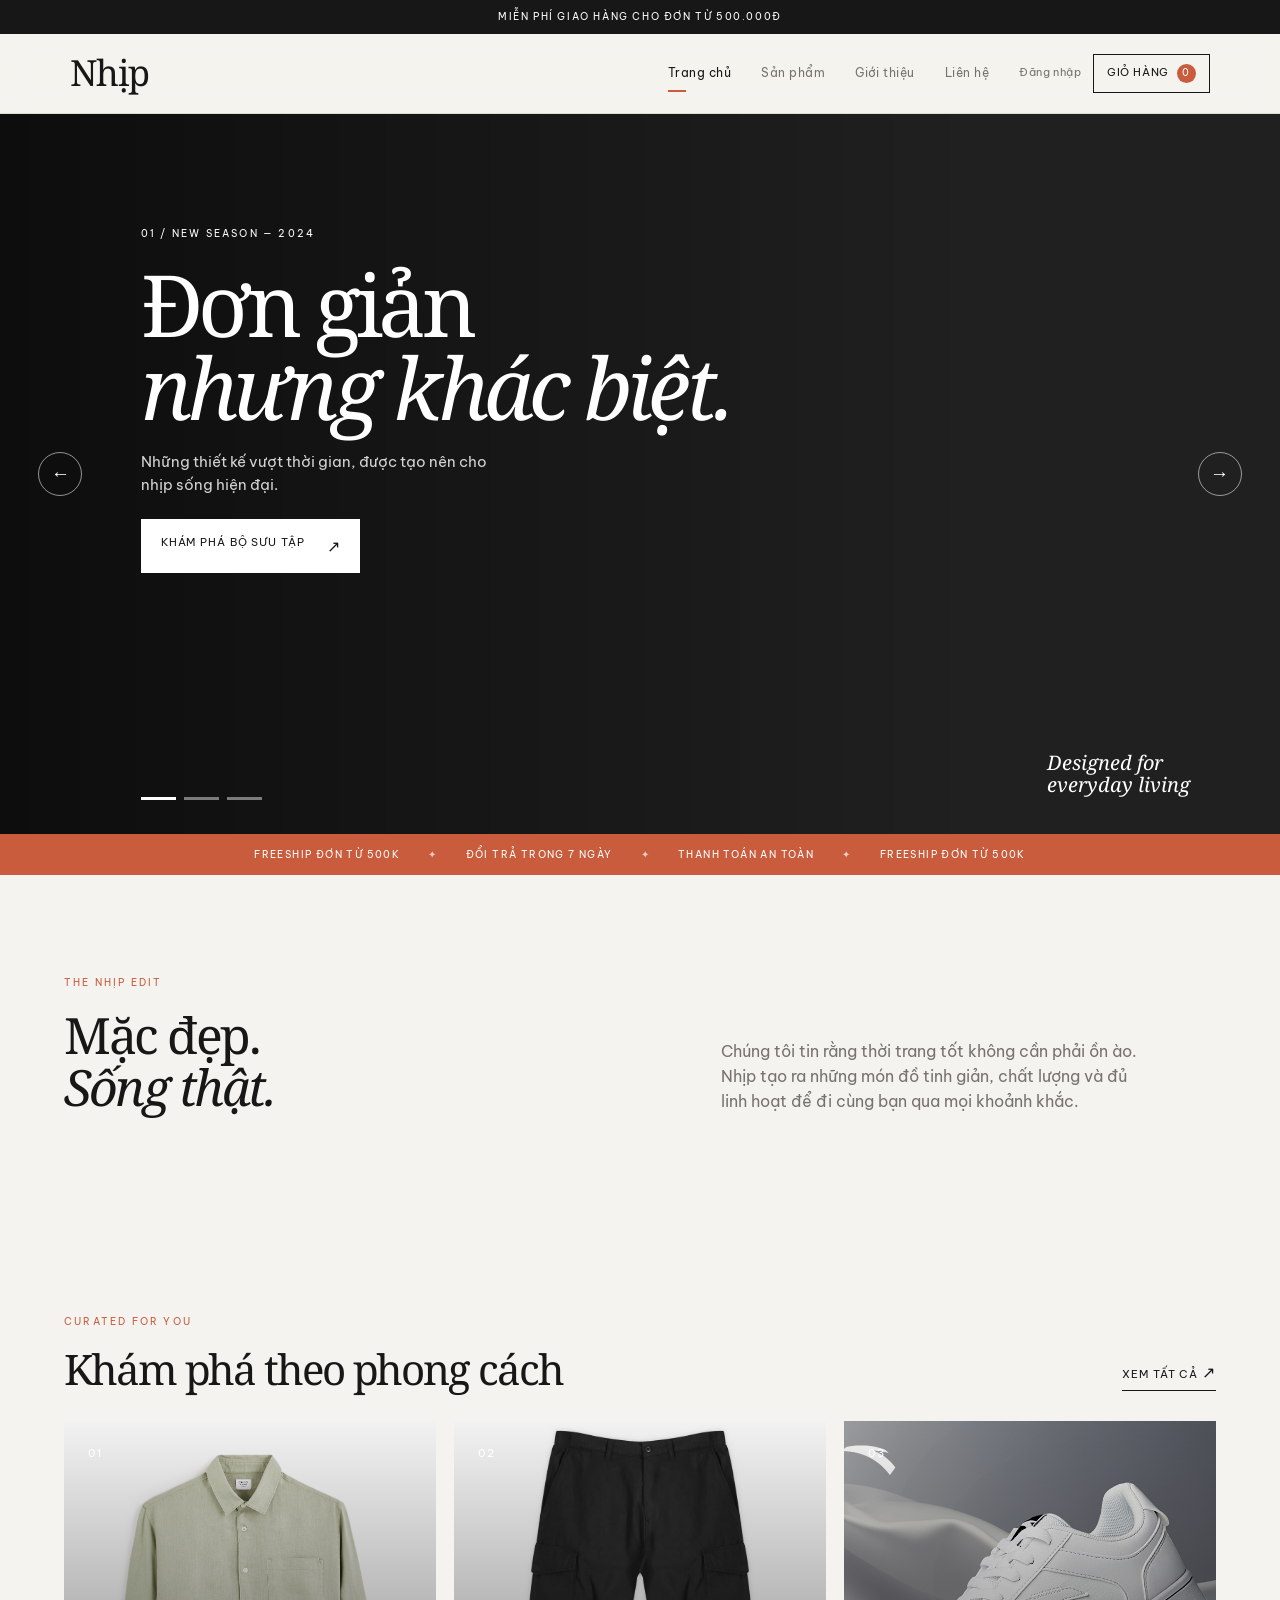
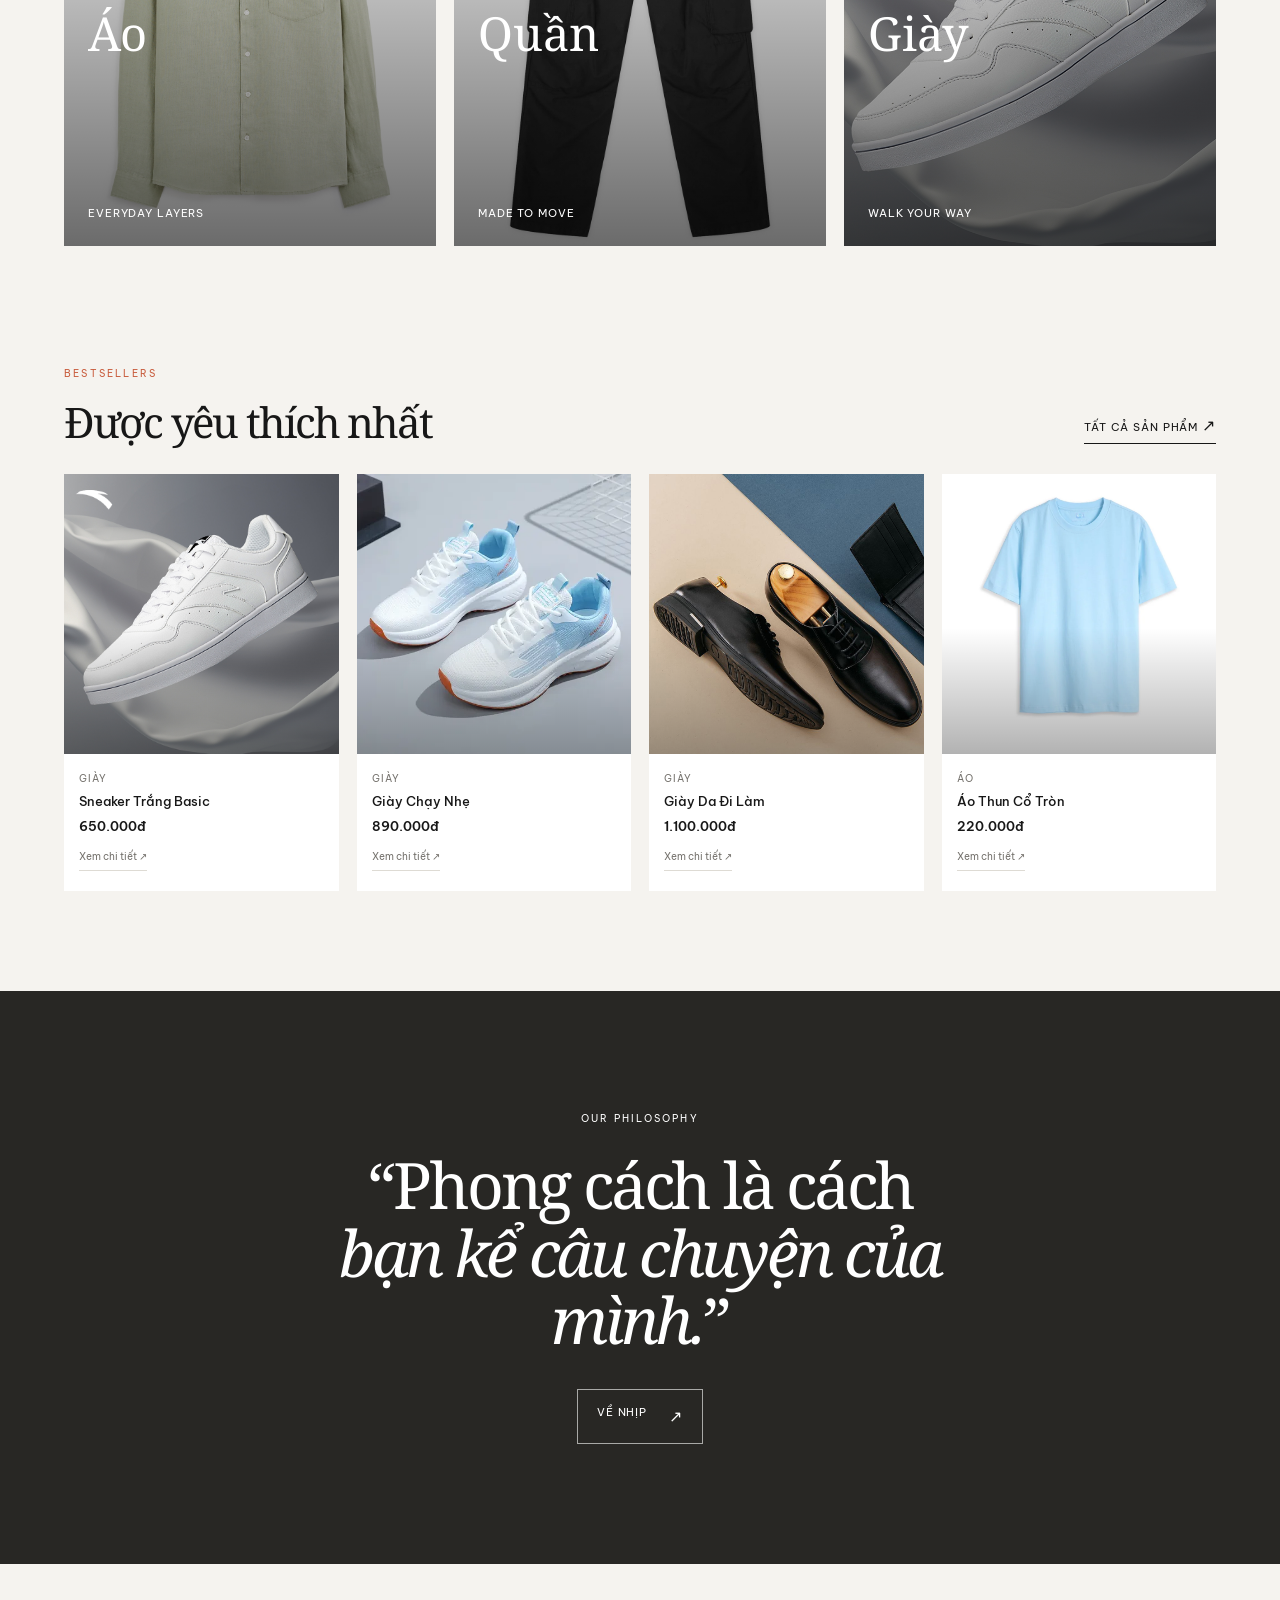
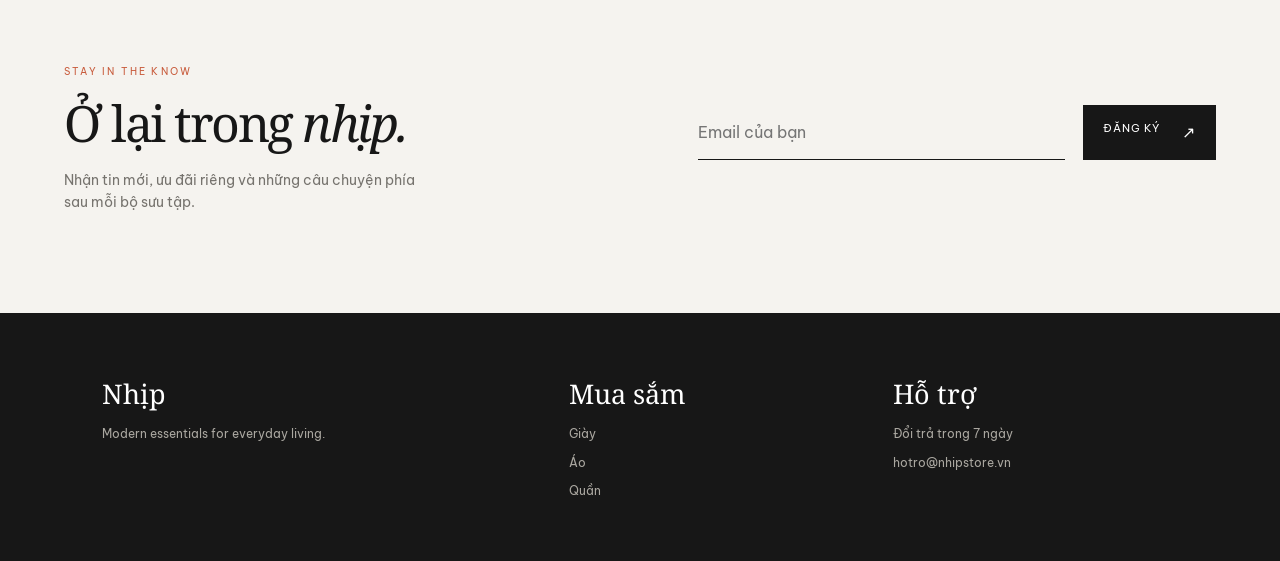
<file: BaoCaoCuoiKy_LTWWeb/index.html>
<!doctype html>
<html lang="vi">
  <head>
    <meta charset="UTF-8" />
    <meta name="viewport" content="width=device-width, initial-scale=1.0" />
    <meta name="description" content="Nhịp — thời trang đương đại cho nhịp sống thành thị." />
    <title>Nhịp — Modern essentials</title>
    <link rel="preconnect" href="https://fonts.googleapis.com" />
    <link rel="preconnect" href="https://fonts.gstatic.com" crossorigin />
    <link href="https://fonts.googleapis.com/css2?family=Be+Vietnam+Pro:wght@400;500;600;700&family=Noto+Serif:ital,wght@0,400;0,600;1,400&display=swap" rel="stylesheet" />
    <link rel="stylesheet" href="style.css" />
  </head>
  <body>
    <div id="site-header"></div>
    <main>
      <section class="hero" id="hero" aria-label="Bộ sưu tập nổi bật">
        <div class="slide active slide-one">
          <div class="hero-copy">
            <p class="eyebrow">01 / New season — 2024</p>
            <h1>Đơn giản<br /><em>nhưng khác biệt.</em></h1>
            <p class="hero-description">Những thiết kế vượt thời gian, được tạo nên cho nhịp sống hiện đại.</p>
            <a href="Sanpham.html" class="btn btn-light">Khám phá bộ sưu tập <span>↗</span></a>
          </div>
          <div class="hero-note">Designed for<br />everyday living</div>
        </div>
        <div class="slide slide-two">
          <div class="hero-copy">
            <p class="eyebrow">02 / Essential wardrobe</p>
            <h1>Chất liệu<br /><em>lên tiếng.</em></h1>
            <p class="hero-description">Chạm vào sự thoải mái với những phom dáng được cân bằng hoàn hảo.</p>
            <a href="Sanpham.html?cat=Áo" class="btn btn-light">Xem đồ mới <span>↗</span></a>
          </div>
          <div class="hero-note">Quiet luxury<br />since day one</div>
        </div>
        <div class="slide slide-three">
          <div class="hero-copy">
            <p class="eyebrow">03 / The edit</p>
            <h1>Mặc điều<br /><em>bạn tin.</em></h1>
            <p class="hero-description">Tự do tạo nên phong cách riêng với những món đồ bạn sẽ mặc mãi.</p>
            <a href="Sanpham.html" class="btn btn-light">Mua sắm ngay <span>↗</span></a>
          </div>
          <div class="hero-note">Less noise.<br />More you.</div>
        </div>
        <button class="arrow prev" id="prev" aria-label="Slide trước">←</button>
        <button class="arrow next" id="next" aria-label="Slide sau">→</button>
        <div class="dots" id="dots"></div>
      </section>

      <section class="ticker" aria-label="Cam kết dịch vụ">
        <span>FREESHIP ĐƠN TỪ 500K</span><i>✦</i><span>ĐỔI TRẢ TRONG 7 NGÀY</span><i>✦</i><span>THANH TOÁN AN TOÀN</span><i>✦</i><span>FREESHIP ĐƠN TỪ 500K</span>
      </section>

      <section class="section intro-section">
        <div>
          <p class="eyebrow dark">The Nhịp edit</p>
          <h2>Mặc đẹp.<br /><em>Sống thật.</em></h2>
        </div>
        <p class="intro-text">Chúng tôi tin rằng thời trang tốt không cần phải ồn ào. Nhịp tạo ra những món đồ tinh giản, chất lượng và đủ linh hoạt để đi cùng bạn qua mọi khoảnh khắc.</p>
      </section>

      <section class="section">
        <div class="section-heading"><div><p class="eyebrow dark">Curated for you</p><h2>Khám phá theo phong cách</h2></div><a class="text-link" href="Sanpham.html">Xem tất cả <span>↗</span></a></div>
        <div class="cats editorial-cats">
          <a href="Sanpham.html?cat=Áo" class="cat cat-shirt"><span>01</span><strong>Áo</strong><small>Everyday layers</small></a>
          <a href="Sanpham.html?cat=Quần" class="cat cat-pants"><span>02</span><strong>Quần</strong><small>Made to move</small></a>
          <a href="Sanpham.html?cat=Giày" class="cat cat-shoes"><span>03</span><strong>Giày</strong><small>Walk your way</small></a>
        </div>
      </section>

      <section class="section featured-section">
        <div class="section-heading"><div><p class="eyebrow dark">Bestsellers</p><h2>Được yêu thích nhất</h2></div><a class="text-link" href="Sanpham.html">Tất cả sản phẩm <span>↗</span></a></div>
        <div class="grid" id="featured"></div>
      </section>

      <section class="statement">
        <p class="eyebrow">Our philosophy</p>
        <h2>“Phong cách là cách<br /><em>bạn kể câu chuyện của mình.</em>”</h2>
        <a href="Gioithieu.html" class="btn btn-outline">Về Nhịp <span>↗</span></a>
      </section>

      <section class="section newsletter">
        <div><p class="eyebrow dark">Stay in the know</p><h2>Ở lại trong <em>nhịp.</em></h2><p>Nhận tin mới, ưu đãi riêng và những câu chuyện phía sau mỗi bộ sưu tập.</p></div>
        <form id="newsForm"><input type="email" id="email" placeholder="Email của bạn" required /><button class="btn" type="submit">Đăng ký <span>↗</span></button><p id="newsMsg" role="status"></p></form>
      </section>
    </main>
    <div id="site-footer"></div>
    <script src="script.js"></script>
  </body>
</html>
</file>
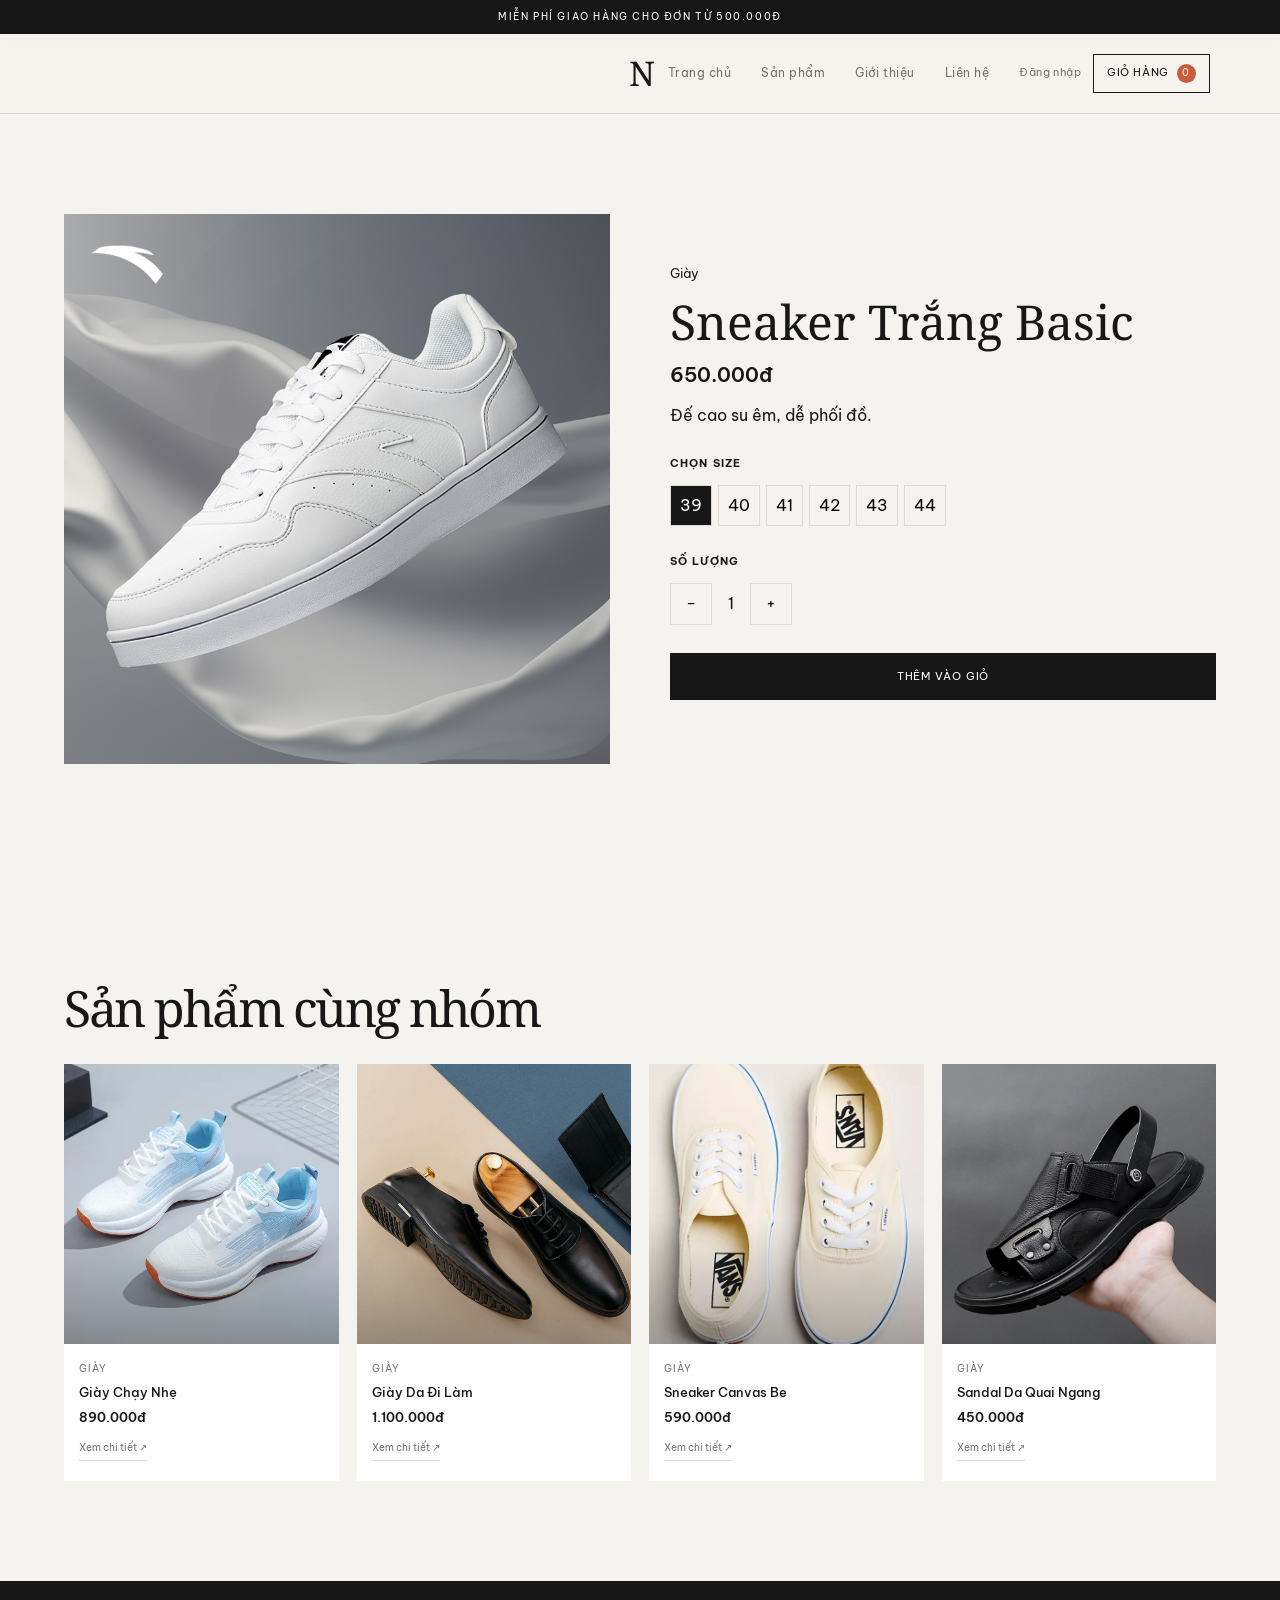
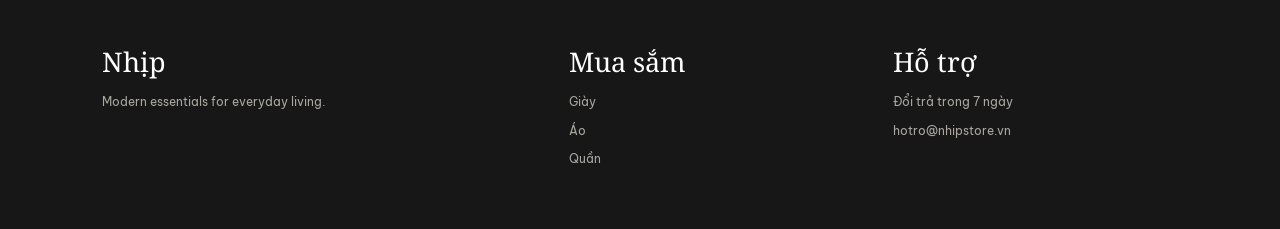
<file: BaoCaoCuoiKy_LTWWeb/Chitiet.html>
<!doctype html>
<html lang="vi">
  <head>
    <meta charset="UTF-8" />
    <meta name="viewport" content="width=device-width, initial-scale=1.0" />
    <title>Chi tiết sản phẩm - Nhịp Store</title>
    <link rel="preconnect" href="https://fonts.googleapis.com" />
    <link rel="preconnect" href="https://fonts.gstatic.com" crossorigin />
    <link href="https://fonts.googleapis.com/css2?family=Be+Vietnam+Pro:wght@400;500;600;700&family=Noto+Serif:ital,wght@0,400;0,600;1,400&display=swap" rel="stylesheet" />
    <link rel="stylesheet" href="style.css" />
  </head>
  <body>
    <div id="site-header"></div>
    <section class="section"><div class="detail" id="detail"></div></section>
    <section class="section">
      <h2>Sản phẩm cùng nhóm</h2>
      <div class="grid" id="related"></div>
    </section>
    <div id="site-footer"></div>
    <script src="script.js"></script>
  </body>
</html>
</file>
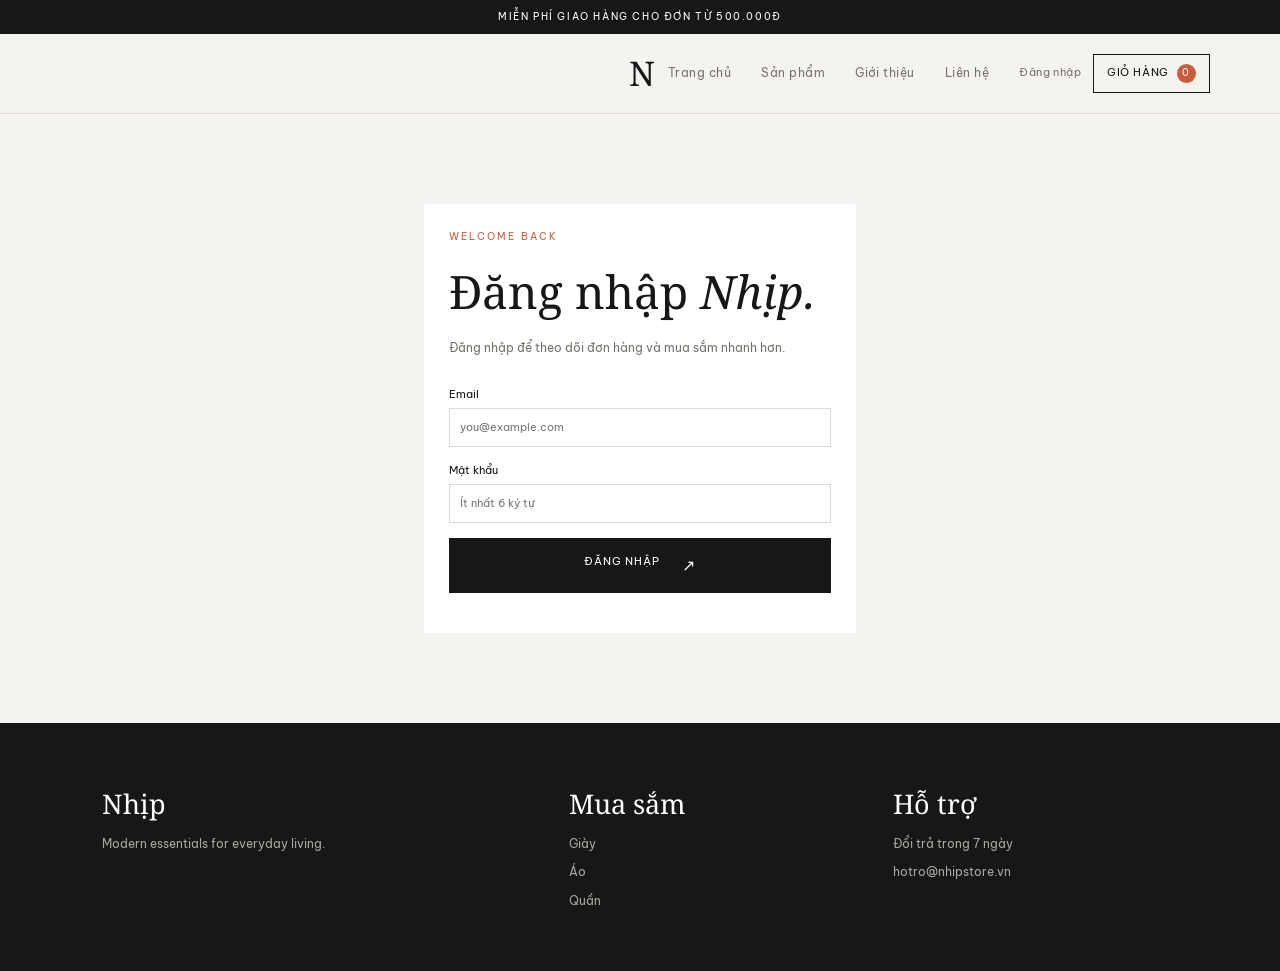
<file: BaoCaoCuoiKy_LTWWeb/Dangnhap.html>
<!doctype html>
<html lang="vi">
  <head>
    <meta charset="UTF-8" />
    <meta name="viewport" content="width=device-width, initial-scale=1.0" />
    <title>Đăng nhập - Nhịp</title>
    <link rel="preconnect" href="https://fonts.googleapis.com" />
    <link rel="preconnect" href="https://fonts.gstatic.com" crossorigin />
    <link
      href="https://fonts.googleapis.com/css2?family=Be+Vietnam+Pro:wght@400;500;600;700&family=Noto+Serif:ital,wght@0,400;0,600;1,400&display=swap"
      rel="stylesheet"
    />
    <link rel="stylesheet" href="style.css" />
  </head>
  <body>
    <div id="site-header"></div>
    <main class="login-page">
      <section class="box login-box">
        <p class="eyebrow dark">Welcome back</p>
        <h1>Đăng nhập <em>Nhịp.</em></h1>
        <p class="login-caption">
          Đăng nhập để theo dõi đơn hàng và mua sắm nhanh hơn.
        </p>
        <form class="form" id="loginForm">
          <label
            >Email<input
              id="loginEmail"
              type="email"
              placeholder="you@example.com"
              required
          /></label>
          <label
            >Mật khẩu<input
              id="loginPassword"
              type="password"
              minlength="6"
              placeholder="Ít nhất 6 ký tự"
              required
          /></label>
          <button class="btn full" type="submit">
            Đăng nhập <span>↗</span>
          </button>
          <p id="loginMsg" role="status"></p>
        </form>
      </section>
    </main>
    <div id="site-footer"></div>
    <script src="script.js"></script>
  </body>
</html>
</file>
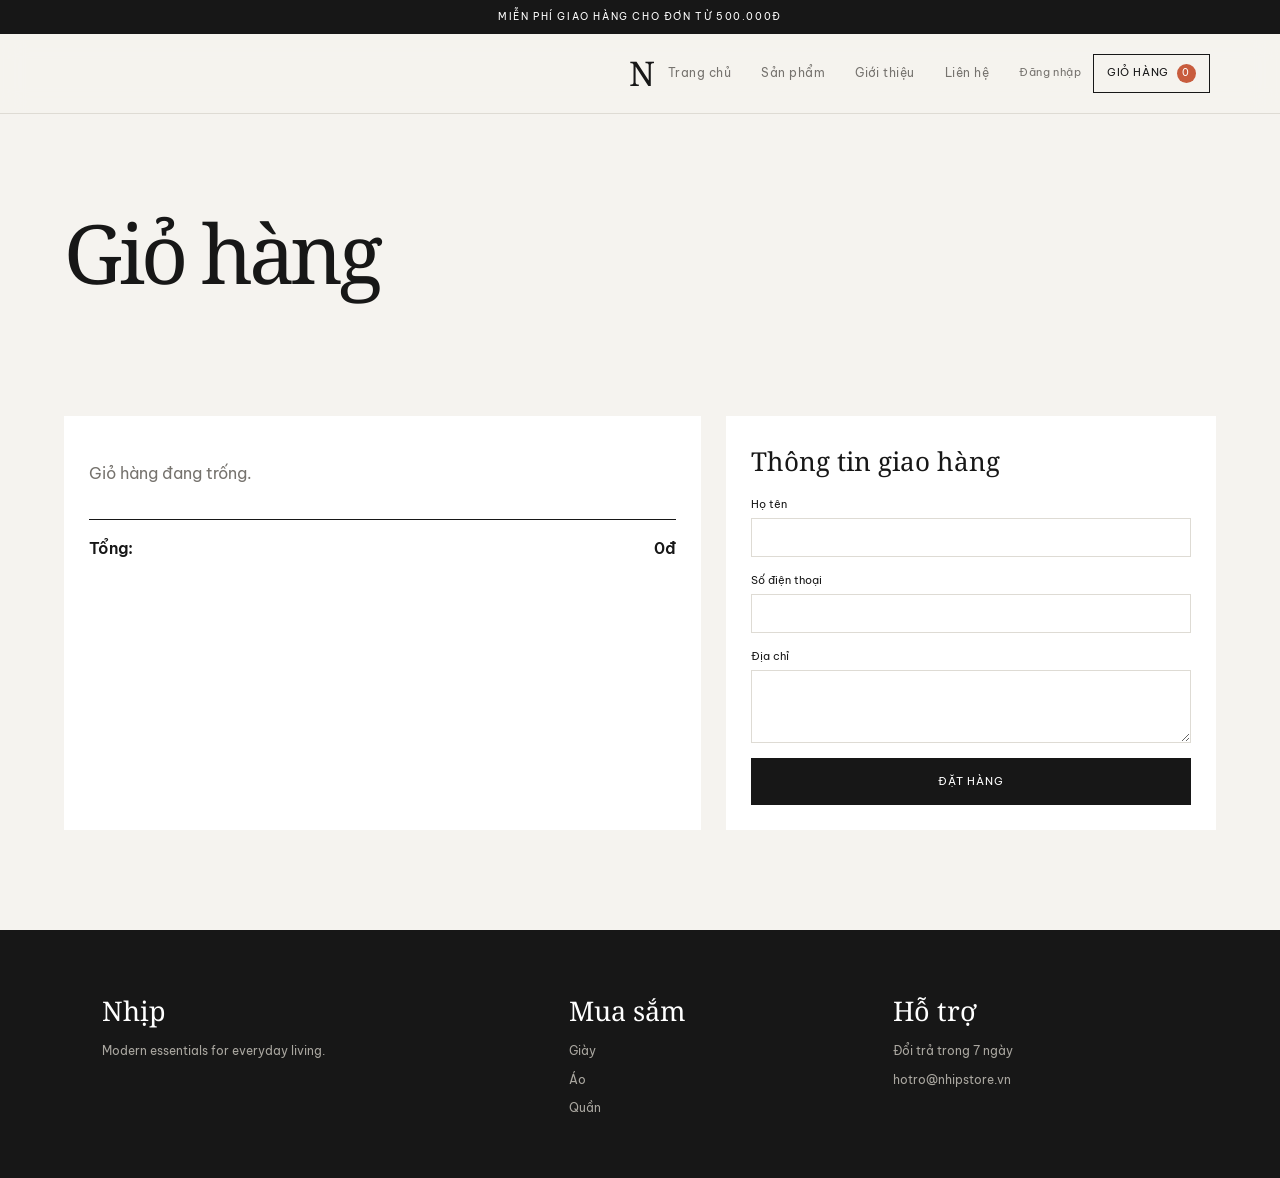
<file: BaoCaoCuoiKy_LTWWeb/Giohang.html>
<!doctype html>
<html lang="vi">
  <head>
    <meta charset="UTF-8" />
    <meta name="viewport" content="width=device-width, initial-scale=1.0" />
    <title>Giỏ hàng - Nhịp Store</title>
    <link rel="preconnect" href="https://fonts.googleapis.com" />
    <link rel="preconnect" href="https://fonts.gstatic.com" crossorigin />
    <link href="https://fonts.googleapis.com/css2?family=Be+Vietnam+Pro:wght@400;500;600;700&family=Noto+Serif:ital,wght@0,400;0,600;1,400&display=swap" rel="stylesheet" />
    <link rel="stylesheet" href="style.css" />
  </head>
  <body>
    <div id="site-header"></div>
    <div class="page-title"><h1>Giỏ hàng</h1></div>
    <section class="section cart-layout">
      <div class="box">
        <div id="cartPage"></div>
        <div class="total" style="margin-top: 14px">
          Tổng: <span id="cartTotal">0đ</span>
        </div>
      </div>
      <form class="box form" id="orderForm">
        <h3>Thông tin giao hàng</h3>
        <label>Họ tên<input id="fullname" required /></label>
        <label
          >Số điện thoại<input
            type="tel"
            pattern="[0-9]{9,11}"
            title="Nhập 9 đến 11 chữ số"
            required
        /></label>
        <label>Địa chỉ<textarea rows="3" required></textarea></label>
        <button class="btn full" type="submit">Đặt hàng</button>
      </form>
    </section>
    <div id="site-footer"></div>
    <script src="script.js"></script>
  </body>
</html>
</file>
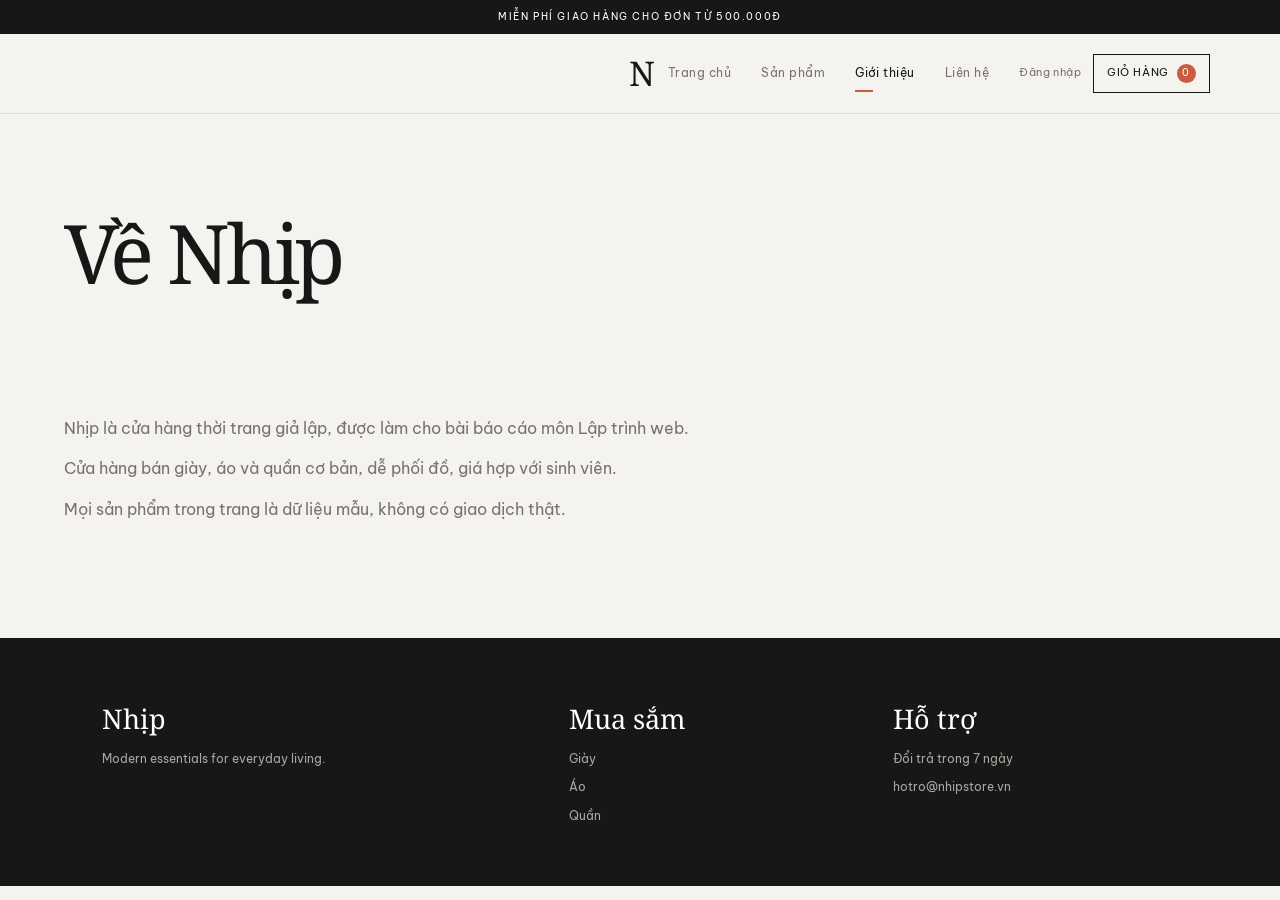
<file: BaoCaoCuoiKy_LTWWeb/Gioithieu.html>
<!doctype html>
<html lang="vi">
  <head>
    <meta charset="UTF-8" />
    <meta name="viewport" content="width=device-width, initial-scale=1.0" />
    <title>Giới thiệu - Nhịp Store</title>
    <link rel="preconnect" href="https://fonts.googleapis.com" />
    <link rel="preconnect" href="https://fonts.gstatic.com" crossorigin />
    <link href="https://fonts.googleapis.com/css2?family=Be+Vietnam+Pro:wght@400;500;600;700&family=Noto+Serif:ital,wght@0,400;0,600;1,400&display=swap" rel="stylesheet" />
    <link rel="stylesheet" href="style.css" />
  </head>
  <body>
    <div id="site-header"></div>
    <div class="page-title"><h1>Về Nhịp</h1></div>
    <section class="section about">
      <p>
        Nhịp là cửa hàng thời trang giả lập, được làm cho bài báo cáo môn Lập
        trình web.
      </p>
      <p>
        Cửa hàng bán giày, áo và quần cơ bản, dễ phối đồ, giá hợp với sinh viên.
      </p>
      <p>Mọi sản phẩm trong trang là dữ liệu mẫu, không có giao dịch thật.</p>
    </section>
    <div id="site-footer"></div>
    <script src="script.js"></script>
  </body>
</html>
</file>
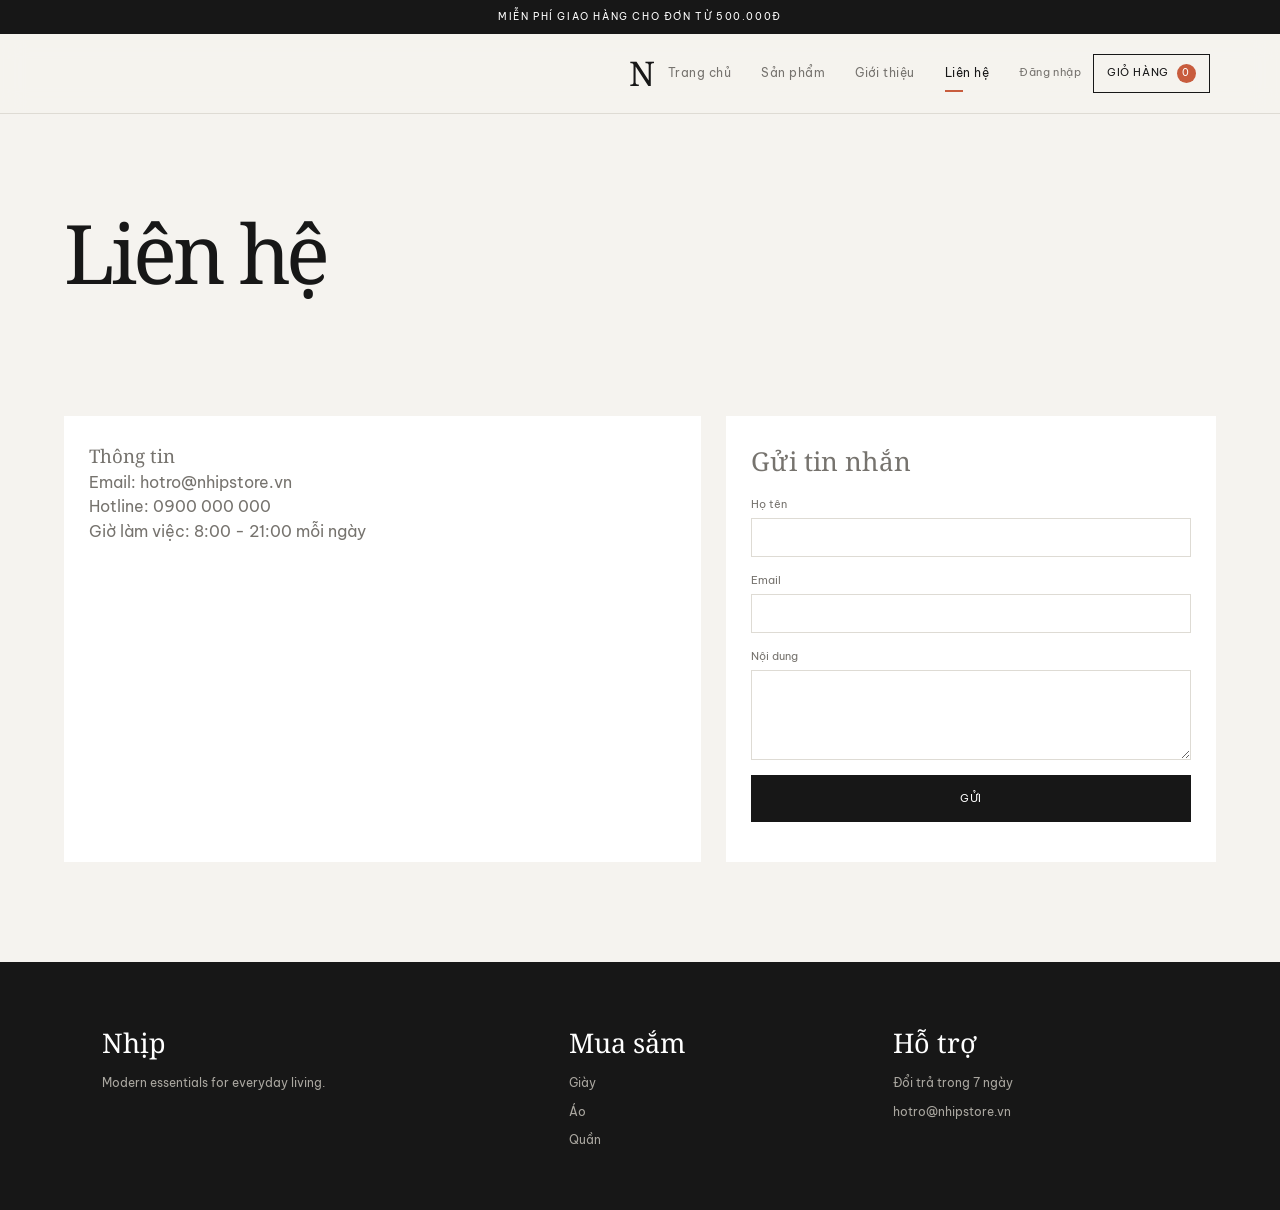
<file: BaoCaoCuoiKy_LTWWeb/Lienhe.html>
<!doctype html>
<html lang="vi">
  <head>
    <meta charset="UTF-8" />
    <meta name="viewport" content="width=device-width, initial-scale=1.0" />
    <title>Liên hệ - Nhịp Store</title>
    <link rel="preconnect" href="https://fonts.googleapis.com" />
    <link rel="preconnect" href="https://fonts.gstatic.com" crossorigin />
    <link href="https://fonts.googleapis.com/css2?family=Be+Vietnam+Pro:wght@400;500;600;700&family=Noto+Serif:ital,wght@0,400;0,600;1,400&display=swap" rel="stylesheet" />
    <link rel="stylesheet" href="style.css" />
  </head>
  <body>
    <div id="site-header"></div>
    <div class="page-title"><h1>Liên hệ</h1></div>
    <section class="section contact-grid">
      <div class="box">
        <h3>Thông tin</h3>
        <p>Email: hotro@nhipstore.vn</p>
        <p>Hotline: 0900 000 000</p>
        <p>Giờ làm việc: 8:00 - 21:00 mỗi ngày</p>
      </div>
      <form class="box form" id="contactForm">
        <h3>Gửi tin nhắn</h3>
        <label>Họ tên<input required /></label>
        <label>Email<input type="email" required /></label>
        <label>Nội dung<textarea rows="4" required></textarea></label>
        <button class="btn" type="submit">Gửi</button>
        <p id="contactMsg" role="status"></p>
      </form>
    </section>
    <div id="site-footer"></div>
    <script src="script.js"></script>
  </body>
</html>
</file>
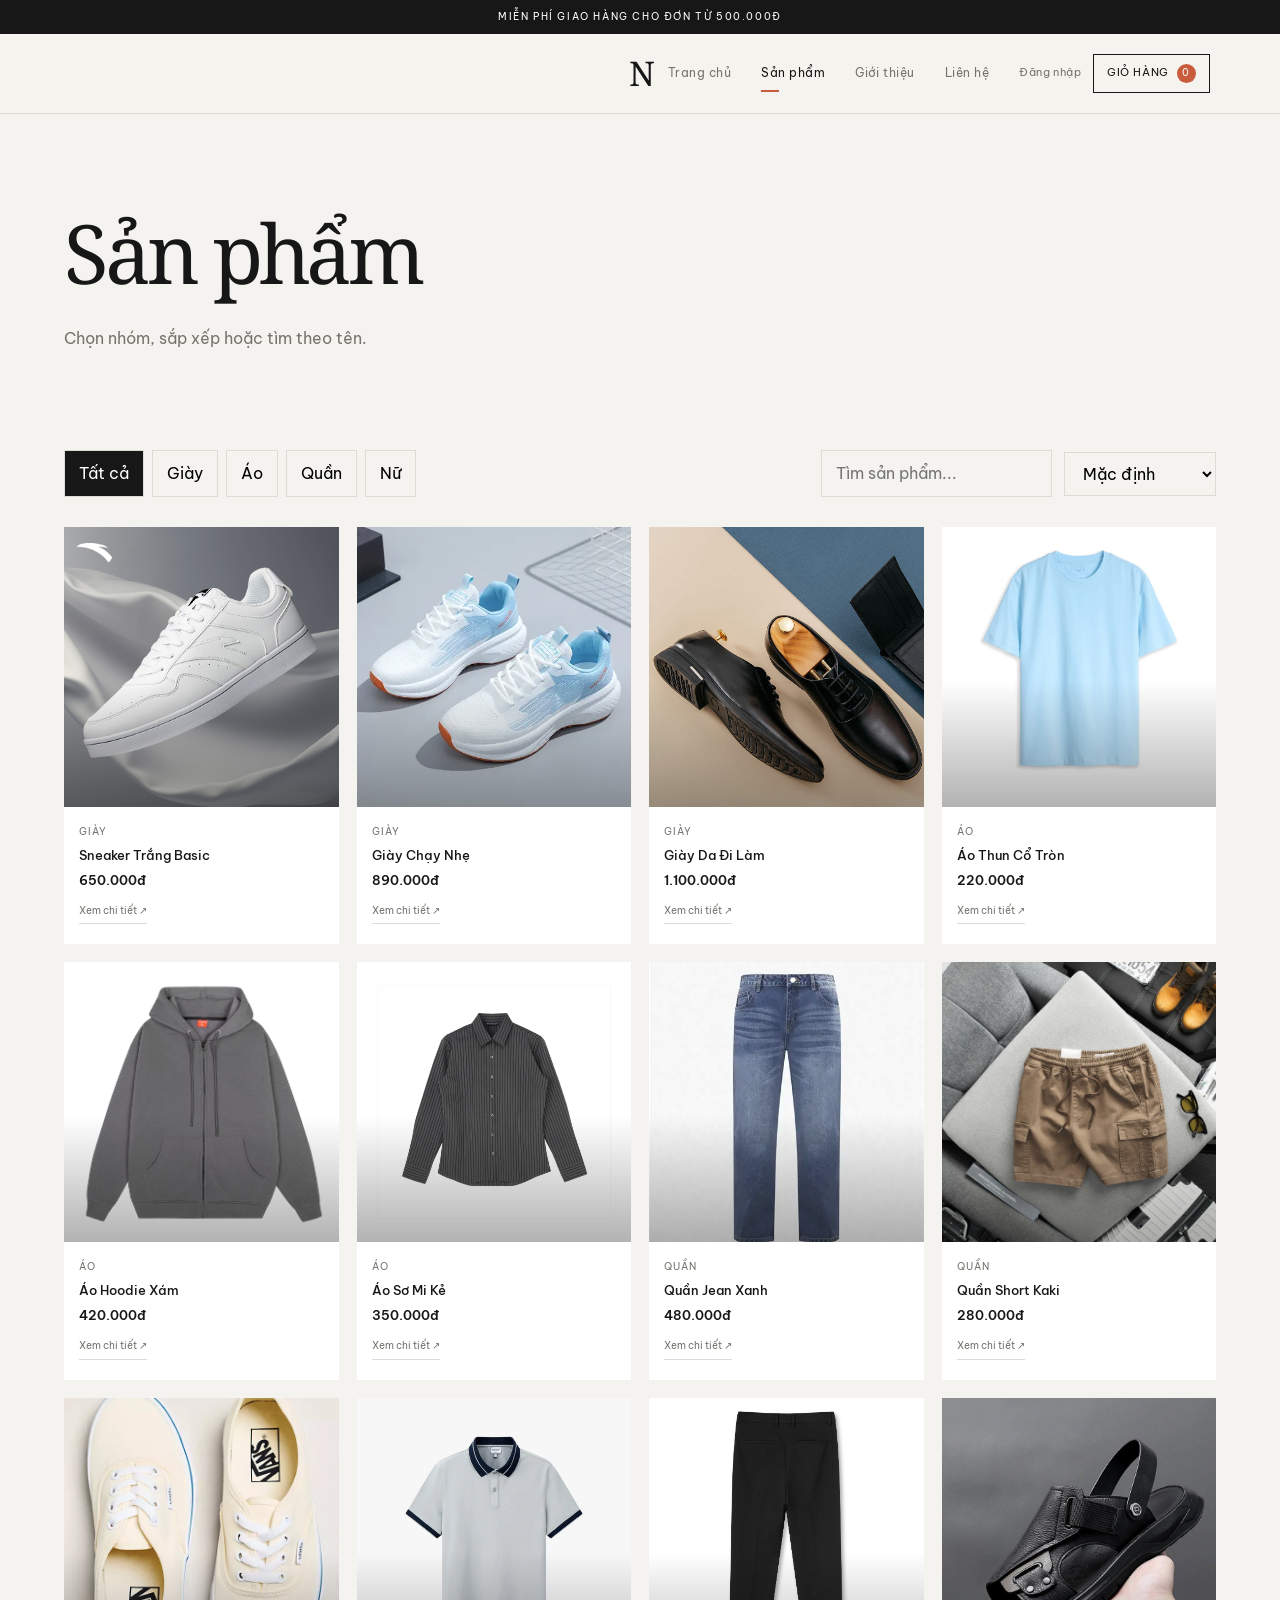
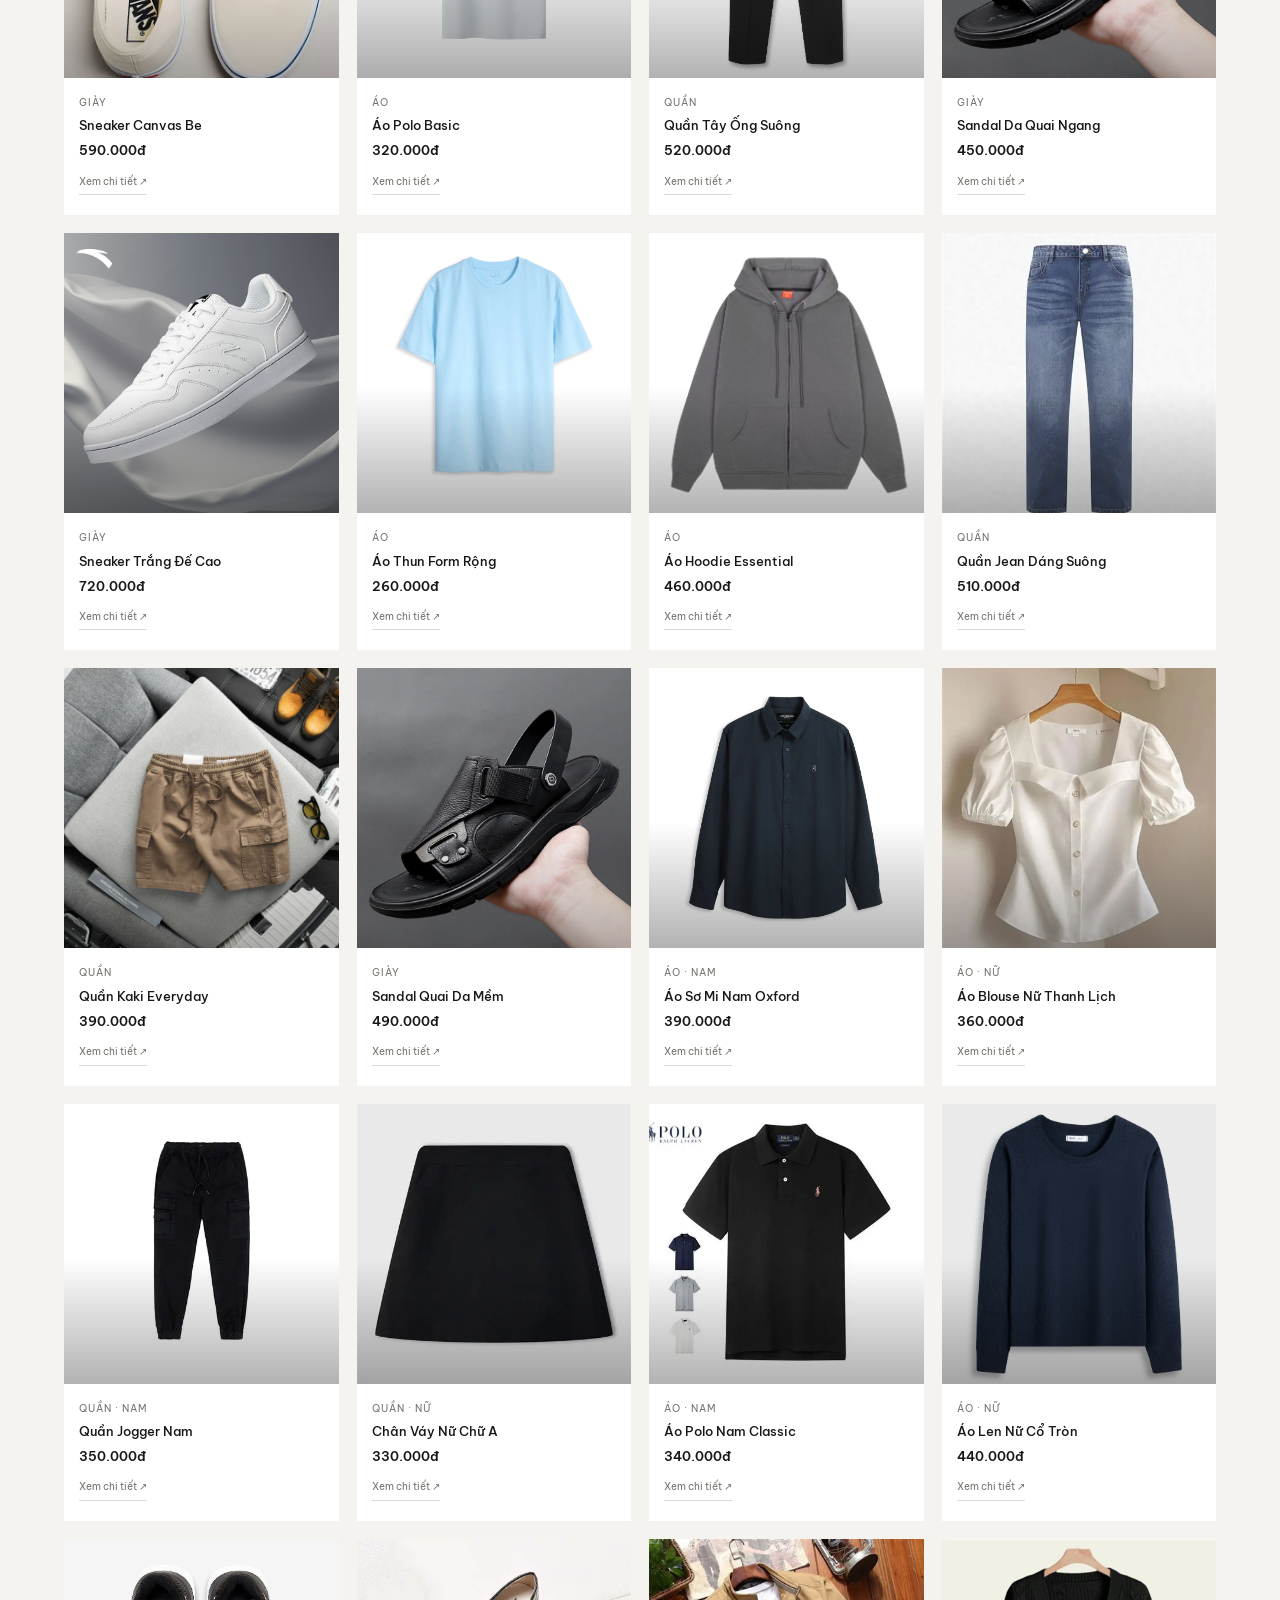
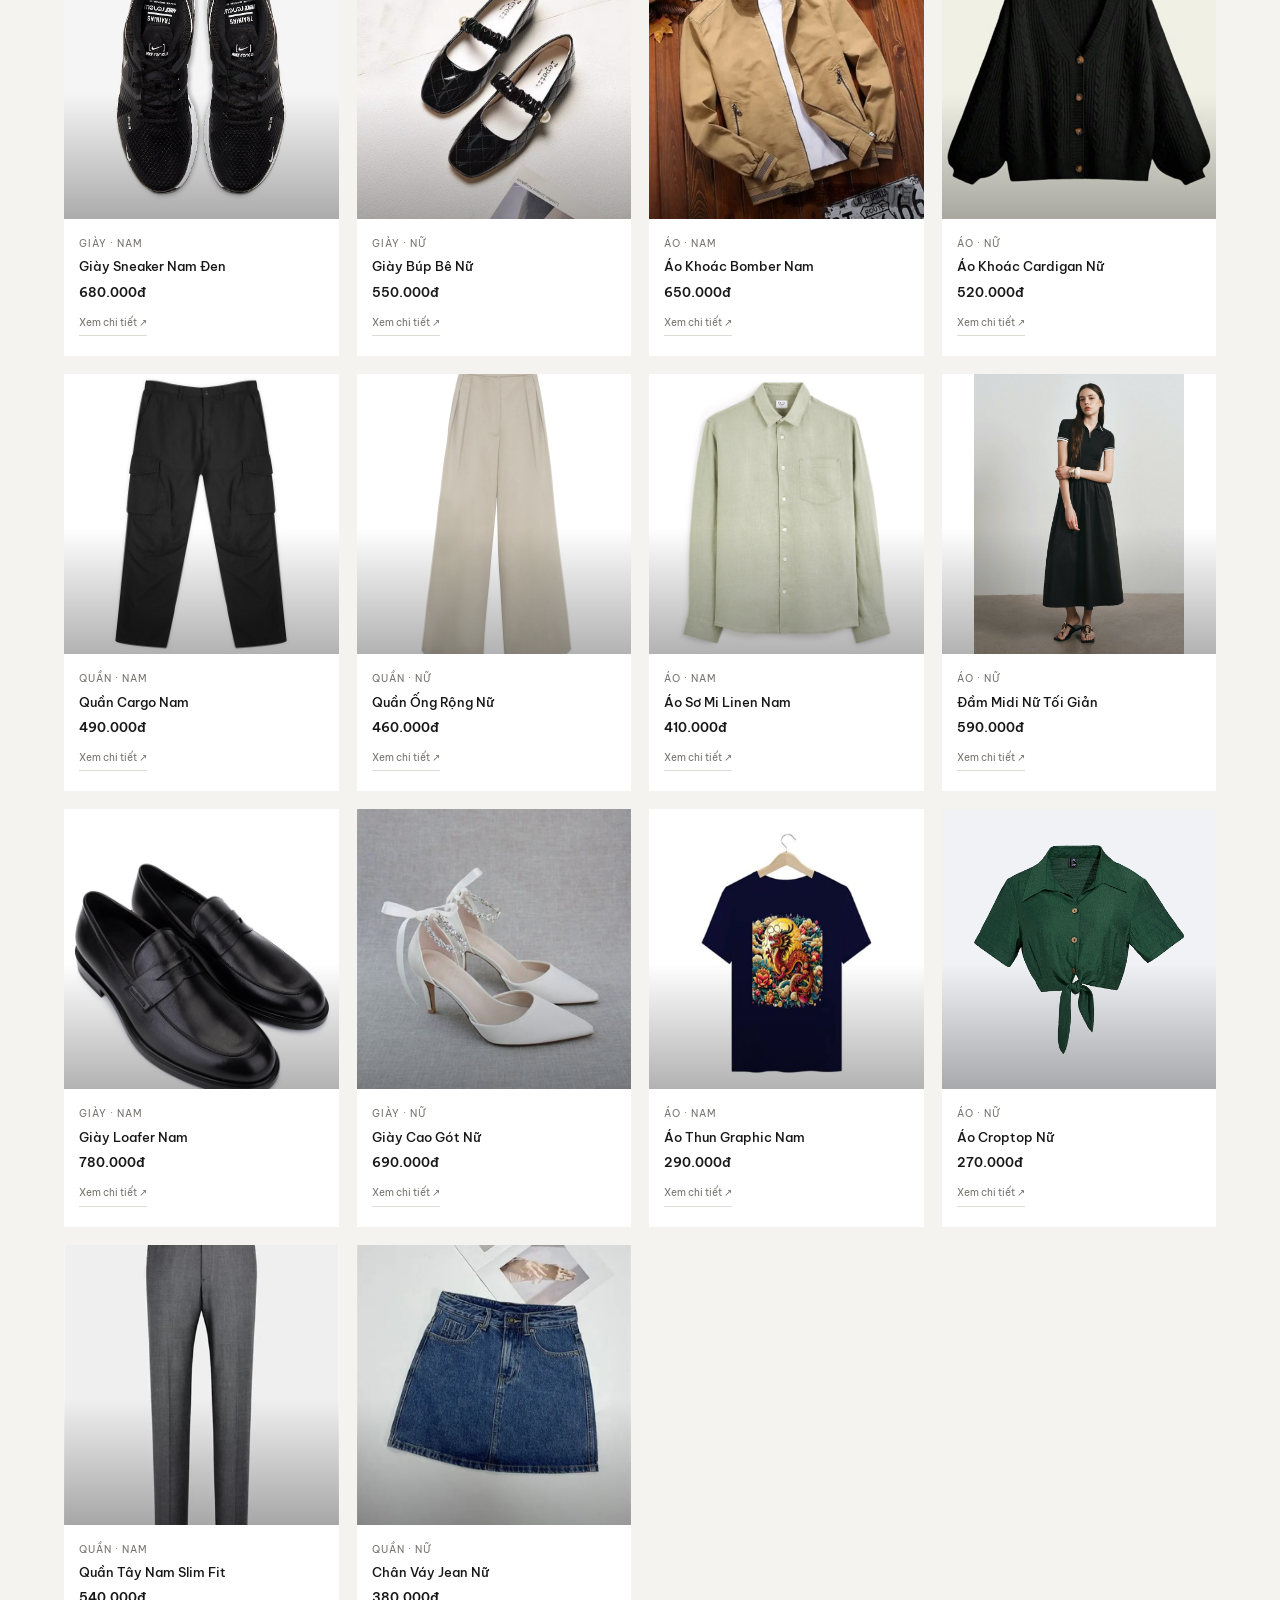
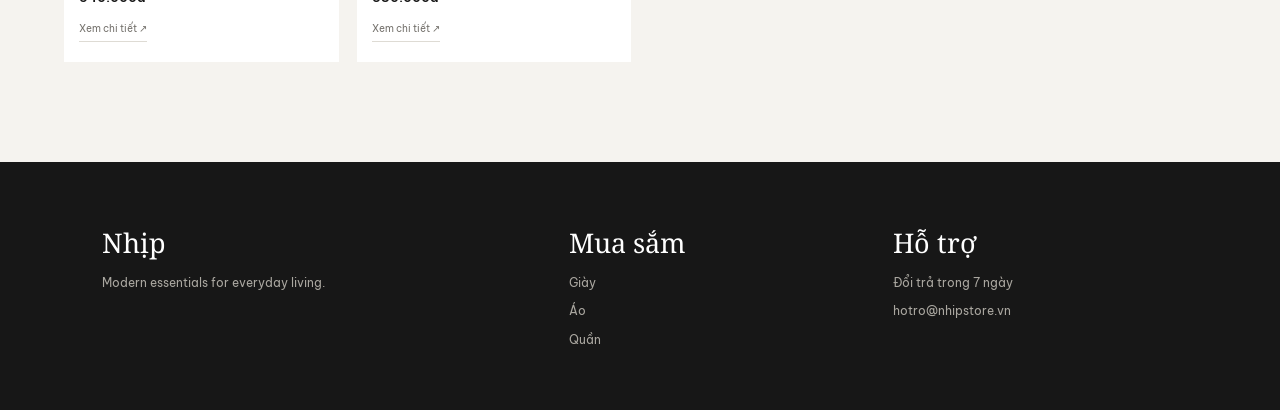
<file: BaoCaoCuoiKy_LTWWeb/Sanpham.html>
<!doctype html>
<html lang="vi">
  <head>
    <meta charset="UTF-8" />
    <meta name="viewport" content="width=device-width, initial-scale=1.0" />
    <title>Sản phẩm - Nhịp Store</title>
    <link rel="preconnect" href="https://fonts.googleapis.com" />
    <link rel="preconnect" href="https://fonts.gstatic.com" crossorigin />
    <link href="https://fonts.googleapis.com/css2?family=Be+Vietnam+Pro:wght@400;500;600;700&family=Noto+Serif:ital,wght@0,400;0,600;1,400&display=swap" rel="stylesheet" />
    <link rel="stylesheet" href="style.css" />
  </head>
  <body>
    <div id="site-header"></div>
    <div class="page-title">
      <h1>Sản phẩm</h1>
      <p>Chọn nhóm, sắp xếp hoặc tìm theo tên.</p>
    </div>
    <section class="section">
      <div class="toolbar">
        <div class="tabs" id="tabs"></div>
        <input type="search" id="search" placeholder="Tìm sản phẩm..." />
        <select id="sort">
          <option value="">Mặc định</option>
          <option value="asc">Giá tăng dần</option>
          <option value="desc">Giá giảm dần</option>
        </select>
      </div>
      <div class="grid" id="grid"></div>
    </section>
    <div id="site-footer"></div>
    <script src="script.js"></script>
  </body>
</html>
</file>
<file: BaoCaoCuoiKy_LTWWeb/style.css>
:root {
  --ink: #171717;
  --muted: #76736e;
  --paper: #f5f3ef;
  --white: #fff;
  --line: #dedbd4;
  --accent: #c85c3d;
  --serif: "Noto Serif", Georgia, serif;
  --sans: "Be Vietnam Pro", Arial, sans-serif;
}
* {
  box-sizing: border-box;
  margin: 0;
  padding: 0;
}
html {
  scroll-behavior: smooth;
}
body {
  background: var(--paper);
  color: var(--ink);
  font-family: var(--sans);
  font-synthesis: none;
  line-height: 1.55;
  text-rendering: optimizeLegibility;
}
a {
  color: inherit;
  text-decoration: none;
}
button,
input,
select,
textarea {
  font: inherit;
}
button {
  cursor: pointer;
}
:focus-visible {
  outline: 2px solid var(--accent);
  outline-offset: 3px;
}
.topbar {
  background: var(--ink);
  color: #fff;
  font-size: 10px;
  letter-spacing: 0.16em;
  padding: 9px 24px;
  text-align: center;
  text-transform: uppercase;
}
.header {
  align-items: center;
  background: rgba(245, 243, 239, 0.94);
  border-bottom: 1px solid var(--line);
  display: flex;
  gap: 30px;
  justify-content: space-between;
  padding: 20px 5.5%;
  position: sticky;
  top: 0;
  z-index: 10;
  backdrop-filter: blur(12px);
}
.logo {
  font-family: var(--serif);
  font-size: 36px;
  line-height: 1;
  letter-spacing: -0.04em;
}
.logo-mark {
  align-items: center;
  display: inline-flex;
  font-family: Arial, Helvetica, sans-serif;
  font-size: 34px;
  font-weight: 400;
  height: 38px;
  justify-content: center;
  left: 50%;
  letter-spacing: -0.12em;
  position: absolute;
  top: 50%;
  transform: translate(-50%, -50%);
  width: 38px;
}
.menu {
  display: flex;
  gap: 30px;
  margin-left: auto;
}
.menu-products {
  position: relative;
}
.menu-products > a {
  display: block;
}
.mega-menu {
  background: var(--paper);
  border-top: 2px solid var(--accent);
  box-shadow: 0 18px 35px rgba(0, 0, 0, 0.12);
  display: grid;
  gap: 32px;
  grid-template-columns: repeat(4, minmax(130px, 1fr));
  left: 50%;
  min-width: 700px;
  padding: 28px 34px;
  position: fixed;
  top: 76px;
  transform: translateX(-50%);
  visibility: hidden;
  opacity: 0;
  transition:
    opacity 0.2s ease,
    visibility 0.2s ease;
  z-index: 20;
}
.menu-products:hover .mega-menu,
.menu-products:focus-within .mega-menu {
  opacity: 1;
  visibility: visible;
}
.mega-menu h3 {
  color: var(--ink);
  font-family: var(--sans);
  font-size: 11px;
  font-weight: 600;
  margin-bottom: 13px;
  text-transform: uppercase;
}
.mega-menu a {
  color: var(--muted);
  display: block;
  font-size: 11px;
  margin: 11px 0;
}
.mega-menu a:hover {
  color: var(--accent);
}
.mega-icon {
  color: var(--ink);
  display: inline-block;
  font-size: 18px;
  margin-right: 7px;
  text-align: center;
  width: 20px;
}
.menu a {
  color: var(--muted);
  font-size: 12px;
  letter-spacing: 0.04em;
  padding: 5px 0;
  position: relative;
}
.menu a:hover,
.menu a.now {
  color: var(--ink);
}
.menu a.now::after {
  background: var(--accent);
  bottom: -5px;
  content: "";
  height: 2px;
  left: 0;
  position: absolute;
  width: 18px;
}
.menu-toggle {
  background: none;
  border: 0;
  display: none;
  font-size: 22px;
}
.cart-btn {
  align-items: center;
  border: 1px solid var(--ink);
  display: inline-flex;
  font-size: 11px;
  gap: 8px;
  letter-spacing: 0.05em;
  padding: 9px 13px;
  text-transform: uppercase;
}
.cart-btn:hover {
  background: var(--ink);
  color: #fff;
}
.cart-count {
  align-items: center;
  background: var(--accent);
  border-radius: 50%;
  color: #fff;
  display: inline-flex;
  font-size: 10px;
  height: 19px;
  justify-content: center;
  width: 19px;
}
.header-actions {
  align-items: center;
  display: flex;
  gap: 12px;
}
.account-btn {
  background: transparent;
  border: 0;
  color: var(--muted);
  font-size: 11px;
  letter-spacing: 0.04em;
  max-width: 150px;
  overflow: hidden;
  padding: 8px 0;
  text-overflow: ellipsis;
  white-space: nowrap;
}
.account-btn:hover {
  color: var(--accent);
}
.hero {
  background: #232323;
  color: #fff;
  height: min(720px, calc(100vh - 70px));
  min-height: 540px;
  overflow: hidden;
  position: relative;
}
.slide {
  background-position: center;
  background-size: cover;
  inset: 0;
  opacity: 0;
  padding: 8% 11%;
  position: absolute;
  transition: opacity 0.65s ease;
}
.slide::before {
  background: linear-gradient(
    90deg,
    rgba(0, 0, 0, 0.62),
    rgba(0, 0, 0, 0.08) 75%
  );
  content: "";
  inset: 0;
  position: absolute;
}
.slide-one {
  background-image: url("https://images.unsplash.com/photo-1496747611176-843222e1e57c?auto=format&fit=crop&w=1800&q=85");
}
.slide-two {
  background-image: url("https://images.unsplash.com/photo-1485968579580-b6d095142e6e?auto=format&fit=crop&w=1800&q=85");
}
.slide-three {
  background-image: url("https://images.unsplash.com/photo-1551488831-00ddcb6c6bd3?auto=format&fit=crop&w=1800&q=85");
}
.slide.active {
  opacity: 1;
  z-index: 1;
}
.hero-copy,
.hero-note {
  position: relative;
  z-index: 1;
}
.hero-copy {
  max-width: 610px;
  padding-top: 1%;
}
.eyebrow {
  font-size: 10px;
  letter-spacing: 0.22em;
  text-transform: uppercase;
}
.hero h1 {
  font-size: clamp(48px, 6.7vw, 88px);
  font-weight: 400;
  letter-spacing: -0.055em;
  line-height: 0.96;
  margin: 22px 0;
}
em {
  font-family: var(--serif);
  font-weight: 400;
}
.hero-description {
  color: rgba(255, 255, 255, 0.82);
  font-size: 15px;
  margin-bottom: 22px;
  max-width: 360px;
}
.hero-note {
  bottom: 38px;
  font-family: var(--serif);
  font-size: 20px;
  font-style: italic;
  line-height: 1.1;
  position: absolute;
  right: 7%;
}
.btn {
  background: var(--ink);
  border: 1px solid var(--ink);
  color: #fff;
  display: inline-flex;
  font-size: 11px;
  gap: 22px;
  justify-content: center;
  letter-spacing: 0.08em;
  padding: 14px 19px;
  text-transform: uppercase;
}
.btn:hover {
  background: var(--accent);
  border-color: var(--accent);
}
.btn-light {
  background: #fff;
  border-color: #fff;
  color: var(--ink);
  position: relative;
  z-index: 3;
}
.btn-outline {
  background: transparent;
  border-color: rgba(255, 255, 255, 0.6);
}
.arrow {
  background: transparent;
  border: 1px solid rgba(255, 255, 255, 0.55);
  border-radius: 50%;
  color: #fff;
  font-size: 19px;
  height: 44px;
  position: absolute;
  top: 50%;
  transform: translateY(-50%);
  width: 44px;
  z-index: 2;
}
.arrow:hover {
  background: #fff;
  color: var(--ink);
}
.prev {
  left: 3%;
}
.next {
  right: 3%;
}
.dots {
  bottom: 34px;
  display: flex;
  gap: 8px;
  left: 11%;
  position: absolute;
  z-index: 2;
}
.dots button {
  background: rgba(255, 255, 255, 0.45);
  border: 0;
  height: 3px;
  width: 35px;
}
.dots button.on {
  background: #fff;
}
.ticker {
  align-items: center;
  background: var(--accent);
  color: #fff;
  display: flex;
  font-size: 10px;
  gap: 28px;
  justify-content: center;
  letter-spacing: 0.14em;
  overflow: hidden;
  padding: 13px 10px;
  white-space: nowrap;
}
.ticker i {
  font-style: normal;
  opacity: 0.7;
}
.section {
  margin: 0 auto;
  max-width: 1280px;
  padding: 100px 5%;
}
.intro-section {
  align-items: end;
  display: grid;
  gap: 14%;
  grid-template-columns: 1fr 1fr;
}
.eyebrow.dark {
  color: var(--accent);
}
h2 {
  font-size: clamp(29px, 4vw, 50px);
  font-weight: 500;
  letter-spacing: -0.05em;
  line-height: 1.05;
  margin-top: 18px;
}
.section > h2 {
  margin-bottom: 30px;
}
h1,
h2,
h3,
.logo,
.cat strong,
.footer strong,
.d-info h1 {
  font-family: var(--serif);
  font-weight: 400;
}
.intro-text {
  color: var(--muted);
  font-size: 16px;
  max-width: 430px;
}
.section-heading {
  align-items: end;
  display: flex;
  justify-content: space-between;
  margin-bottom: 30px;
}
.section-heading h2 {
  font-size: clamp(28px, 3.5vw, 42px);
}
.text-link {
  border-bottom: 1px solid var(--ink);
  font-size: 11px;
  letter-spacing: 0.08em;
  padding-bottom: 5px;
  text-transform: uppercase;
}
.text-link span,
.btn span {
  font-size: 16px;
}
.cats {
  display: grid;
  gap: 18px;
  grid-template-columns: repeat(3, 1fr);
}
.cat {
  background-position: center;
  background-size: cover;
  color: #fff;
  display: flex;
  flex-direction: column;
  height: 425px;
  justify-content: space-between;
  overflow: hidden;
  padding: 24px;
  position: relative;
}
.cat::before {
  background: linear-gradient(180deg, rgba(0, 0, 0, 0.05), rgba(0, 0, 0, 0.58));
  content: "";
  inset: 0;
  position: absolute;
}
.cat > * {
  position: relative;
}
.cat span {
  font-size: 11px;
  letter-spacing: 0.15em;
}
.cat strong {
  font-family: var(--serif);
  font-size: 47px;
  font-weight: 400;
  line-height: 0.9;
}
.cat small {
  font-size: 11px;
  letter-spacing: 0.08em;
  text-transform: uppercase;
}
.cat:hover {
  transform: translateY(-5px);
  transition: transform 0.25s ease;
}
.cat-shirt {
  background-image: url("img/áo sơ mi linen nam.jpg");
}
.cat-pants {
  background-image: url("img/quần cargo nam.webp");
}
.cat-shoes {
  background-image: url("img/giàysneakertrắngbasic.jpg");
}
.featured-section {
  padding-top: 20px;
}
.grid {
  display: grid;
  gap: 18px;
  grid-template-columns: repeat(4, 1fr);
}
.card {
  background: #fff;
  display: flex;
  flex-direction: column;
  overflow: hidden;
}
.thumb {
  align-items: center;
  background-position: center;
  background-size: cover;
  color: rgba(0, 0, 0, 0.38);
  display: flex;
  font-size: 12px;
  height: 280px;
  justify-content: center;
  letter-spacing: 0.15em;
  text-transform: uppercase;
  position: relative;
  background-repeat: no-repeat;
}
.thumb::after {
  background: linear-gradient(180deg, transparent 55%, rgba(0, 0, 0, 0.3));
  content: "";
  inset: 0;
  position: absolute;
}
.thumb span {
  background: rgba(255, 255, 255, 0.82);
  color: var(--ink);
  padding: 5px 8px;
  position: relative;
  z-index: 1;
}
.thumb img {
  height: 100%;
  object-fit: cover;
  position: absolute;
  width: 100%;
}
.card:nth-child(1) .thumb {
  background: linear-gradient(145deg, #d6d3ca, #a59f95);
}
.card:nth-child(2) .thumb {
  background: linear-gradient(145deg, #d9bba2, #87695b);
}
.card:nth-child(3) .thumb {
  background: linear-gradient(145deg, #d5dbe0, #727c86);
}
.card:nth-child(4) .thumb {
  background: linear-gradient(145deg, #d5c8bb, #856d5f);
}
.card:hover .thumb {
  filter: brightness(0.9);
}
.info {
  display: flex;
  flex-direction: column;
  gap: 5px;
  padding: 17px 15px 20px;
}
.info small {
  color: var(--muted);
  font-size: 10px;
  letter-spacing: 0.1em;
  text-transform: uppercase;
}
.info strong {
  font-size: 13px;
  font-weight: 500;
}
.card-link {
  border-bottom: 1px solid var(--line);
  color: var(--muted);
  font-size: 10px;
  margin-top: 8px;
  padding-bottom: 5px;
  width: fit-content;
}
.card:hover .card-link {
  border-color: var(--accent);
  color: var(--accent);
}
.price {
  font-size: 13px;
  font-weight: 600;
}
.statement {
  background: #282724;
  color: #fff;
  padding: 120px 10%;
  text-align: center;
}
.statement h2 {
  font-size: clamp(36px, 5vw, 68px);
  margin: 25px auto 36px;
  max-width: 780px;
}
.newsletter {
  align-items: center;
  display: grid;
  gap: 10%;
  grid-template-columns: 1fr 1fr;
}
.newsletter > div > p:last-child {
  color: var(--muted);
  font-size: 14px;
  margin-top: 20px;
  max-width: 360px;
}
.newsletter form {
  display: flex;
  flex-wrap: wrap;
}
.newsletter input {
  background: transparent;
  border: 0;
  border-bottom: 1px solid var(--ink);
  flex: 1;
  min-width: 170px;
  padding: 14px 0;
}
.newsletter .btn {
  margin-left: 18px;
}
#newsMsg {
  color: var(--accent);
  flex-basis: 100%;
  font-size: 12px;
  margin-top: 12px;
}
.footer {
  background: var(--ink);
  color: #fff;
  display: grid;
  gap: 40px;
  grid-template-columns: 1.5fr 1fr 1fr;
  padding: 60px 8%;
}
.footer strong {
  font-family: var(--serif);
  font-size: 27px;
  font-weight: 400;
}
.footer p {
  color: #aaa7a0;
  font-size: 12px;
  margin-top: 10px;
}
.footer p a:hover {
  color: #fff;
}
/* Shared inner pages */
.page-title {
  margin: 0 auto;
  max-width: 1280px;
  padding: 75px 5% 0;
}
.page-title h1 {
  font-family: var(--serif);
  font-size: clamp(42px, 7vw, 82px);
  font-weight: 400;
  letter-spacing: -0.05em;
}
.page-title p {
  color: var(--muted);
  margin-top: 10px;
}
.toolbar {
  align-items: center;
  display: flex;
  flex-wrap: wrap;
  gap: 12px;
  margin-bottom: 30px;
}
.tabs {
  display: flex;
  flex: 1;
  flex-wrap: wrap;
  gap: 8px;
}
.tabs button,
.toolbar input,
.toolbar select {
  background: transparent;
  border: 1px solid var(--line);
  padding: 10px 14px;
}
.tabs button.on {
  background: var(--ink);
  color: #fff;
}
.toolbar input {
  min-width: 190px;
}
.detail {
  display: grid;
  gap: 60px;
  grid-template-columns: 1fr 1fr;
}
.d-img {
  align-items: center;
  background: #d7d2ca;
  display: flex;
  font-size: 12px;
  height: 550px;
  justify-content: center;
  letter-spacing: 0.15em;
  background-position: center;
  background-repeat: no-repeat;
  background-size: cover;
  text-transform: uppercase;
  overflow: hidden;
  position: relative;
}
.d-img img {
  height: 100%;
  object-fit: cover;
  width: 100%;
}
.d-info {
  display: flex;
  flex-direction: column;
  gap: 13px;
  justify-content: center;
}
.d-info h1 {
  font-family: var(--serif);
  font-size: 48px;
  font-weight: 400;
  line-height: 1;
}
.d-info h4 {
  font-size: 11px;
  letter-spacing: 0.1em;
  margin-top: 14px;
  text-transform: uppercase;
}
.price.big {
  font-size: 20px;
}
.sizes,
.qty {
  display: flex;
  gap: 6px;
  flex-wrap: wrap;
}
.qty {
  align-items: center;
  gap: 10px;
}
.sizes button,
.qty button {
  background: transparent;
  border: 1px solid var(--line);
  min-width: 36px;
  padding: 7px 9px;
}
.qty button {
  align-items: center;
  display: inline-flex;
  height: 42px;
  justify-content: center;
  padding: 0;
  width: 42px;
}
.qty span {
  min-width: 18px;
  text-align: center;
}
.sizes button.on {
  background: var(--ink);
  color: #fff;
}
.d-info .full {
  margin-top: 15px;
  width: 100%;
}
#addMsg {
  color: var(--accent);
  font-size: 12px;
}
.box {
  background: #fff;
  padding: 25px;
}
.cart-layout,
.contact-grid {
  display: grid;
  gap: 25px;
  grid-template-columns: 1.3fr 1fr;
}
.form {
  display: flex;
  flex-direction: column;
  gap: 15px;
}
.form h3 {
  font-family: var(--serif);
  font-size: 26px;
  font-weight: 400;
}
.form label {
  display: flex;
  flex-direction: column;
  font-size: 11px;
  gap: 5px;
}
.form input,
.form textarea {
  border: 1px solid var(--line);
  padding: 10px;
}
.empty {
  color: var(--muted);
  padding: 20px 0;
}
.item {
  border-bottom: 1px solid var(--line);
  display: grid;
  gap: 5px 12px;
  grid-template-columns: 1fr auto;
  padding: 16px 0;
}
.remove {
  background: none;
  border: 0;
  color: var(--accent);
  font-size: 11px;
}
.total {
  border-top: 1px solid var(--ink);
  display: flex;
  font-weight: 600;
  justify-content: space-between;
  padding-top: 16px;
}
.about,
.contact-grid {
  color: var(--muted);
}
.about p {
  margin-bottom: 16px;
  max-width: 650px;
}
.login-page {
  margin: 0 auto;
  max-width: 560px;
  padding: 90px 5%;
}
.login-box h1 {
  font-family: var(--serif);
  font-size: 46px;
  font-weight: 400;
  margin: 12px 0;
}
.login-box .form {
  margin-top: 28px;
}
.login-caption,
.demo-hint {
  color: var(--muted);
  font-size: 12px;
}
.demo-hint {
  border-top: 1px solid var(--line);
  margin-top: 24px;
  padding-top: 15px;
}
#loginMsg {
  font-size: 12px;
}
#loginMsg.error {
  color: var(--accent);
}
#loginMsg.success {
  color: #638d62;
}
.toast {
  background: var(--ink);
  bottom: 24px;
  box-shadow: 0 12px 35px rgba(0, 0, 0, 0.2);
  color: #fff;
  font-size: 12px;
  left: 50%;
  max-width: calc(100% - 32px);
  padding: 14px 20px;
  position: fixed;
  transform: translate(-50%, 130px);
  transition: transform 0.3s ease;
  z-index: 50;
}
.toast.show {
  transform: translate(-50%, 0);
}
.toast.success {
  border-left: 4px solid #6f9d6d;
}
.toast.error {
  border-left: 4px solid #d45e4c;
}
.modal-backdrop {
  background: rgba(15, 15, 15, 0.65);
  inset: 0;
  position: fixed;
  z-index: 40;
}
.login-modal {
  background: var(--paper);
  left: 50%;
  max-width: 440px;
  padding: 42px;
  position: fixed;
  top: 50%;
  transform: translate(-50%, -50%);
  width: calc(100% - 32px);
  z-index: 41;
}
.login-modal h2 {
  font-size: 40px;
  margin: 12px 0;
}
.login-caption,
.demo-hint {
  color: var(--muted);
  font-size: 12px;
}
.login-caption {
  margin-bottom: 25px;
}
.login-modal .form {
  gap: 17px;
}
.login-modal .btn {
  margin-top: 5px;
}
#loginMsg {
  font-size: 12px;
}
#loginMsg.error {
  color: var(--accent);
}
.demo-hint {
  border-top: 1px solid var(--line);
  margin-top: 25px;
  padding-top: 15px;
}
@media (max-width: 900px) {
  .grid {
    grid-template-columns: repeat(2, 1fr);
  }
  .detail,
  .cart-layout,
  .contact-grid {
    grid-template-columns: 1fr;
  }
  .d-img {
    height: 420px;
  }
}
@media (max-width: 680px) {
  .header {
    padding: 16px 5%;
  }
  .menu-toggle {
    display: block;
    order: 2;
  }
  .header-actions {
    gap: 8px;
    order: 3;
  }
  .account-btn {
    display: none;
  }
  .cart-btn {
    padding: 8px;
  }
  .menu {
    background: var(--paper);
    border-bottom: 1px solid var(--line);
    display: none;
    flex-direction: column;
    gap: 15px;
    left: 0;
    margin: 0;
    padding: 20px 5%;
    position: absolute;
    right: 0;
    top: 100%;
  }
  .menu.open {
    display: flex;
  }
  .menu-products {
    width: 100%;
  }
  .mega-menu {
    box-shadow: none;
    display: none;
    gap: 10px;
    grid-template-columns: repeat(2, 1fr);
    min-width: 0;
    padding: 15px 0 5px;
    position: static;
    transform: none;
    visibility: visible;
    opacity: 1;
  }
  .menu-products:hover .mega-menu,
  .menu-products:focus-within .mega-menu {
    display: grid;
  }
  .logo {
    font-size: 31px;
  }
  .logo-mark {
    font-size: 28px;
  }
  .hero {
    height: 600px;
    min-height: 0;
  }
  .slide {
    padding: 13% 9%;
  }
  .hero h1 {
    font-size: 60px;
  }
  .hero-note {
    bottom: 75px;
    right: 9%;
  }
  .dots {
    left: 9%;
  }
  .section {
    padding: 70px 7%;
  }
  .intro-section,
  .newsletter {
    display: block;
  }
  .intro-text {
    margin-top: 28px;
  }
  .newsletter form {
    margin-top: 30px;
  }
  .newsletter .btn {
    margin-left: 10px;
  }
  .cats {
    gap: 12px;
    grid-template-columns: 1fr;
  }
  .cat {
    height: 260px;
  }
  .section-heading {
    align-items: start;
    flex-direction: column;
    gap: 18px;
  }
  .grid {
    gap: 10px;
  }
  .thumb {
    height: 190px;
  }
  .info {
    padding: 12px;
  }
  .statement {
    padding: 85px 7%;
  }
  .footer {
    grid-template-columns: 1fr 1fr;
    padding: 45px 7%;
  }
  .footer > div:first-child {
    grid-column: 1 / -1;
  }
  .page-title {
    padding: 50px 7% 0;
  }
  .toolbar input {
    min-width: 0;
    width: 100%;
  }
  .toolbar select {
    flex: 1;
  }
  .d-info h1 {
    font-size: 40px;
  }
}
@media (prefers-reduced-motion: reduce) {
  *,
  *::before,
  *::after {
    scroll-behavior: auto !important;
    transition: none !important;
  }
}
</file>
